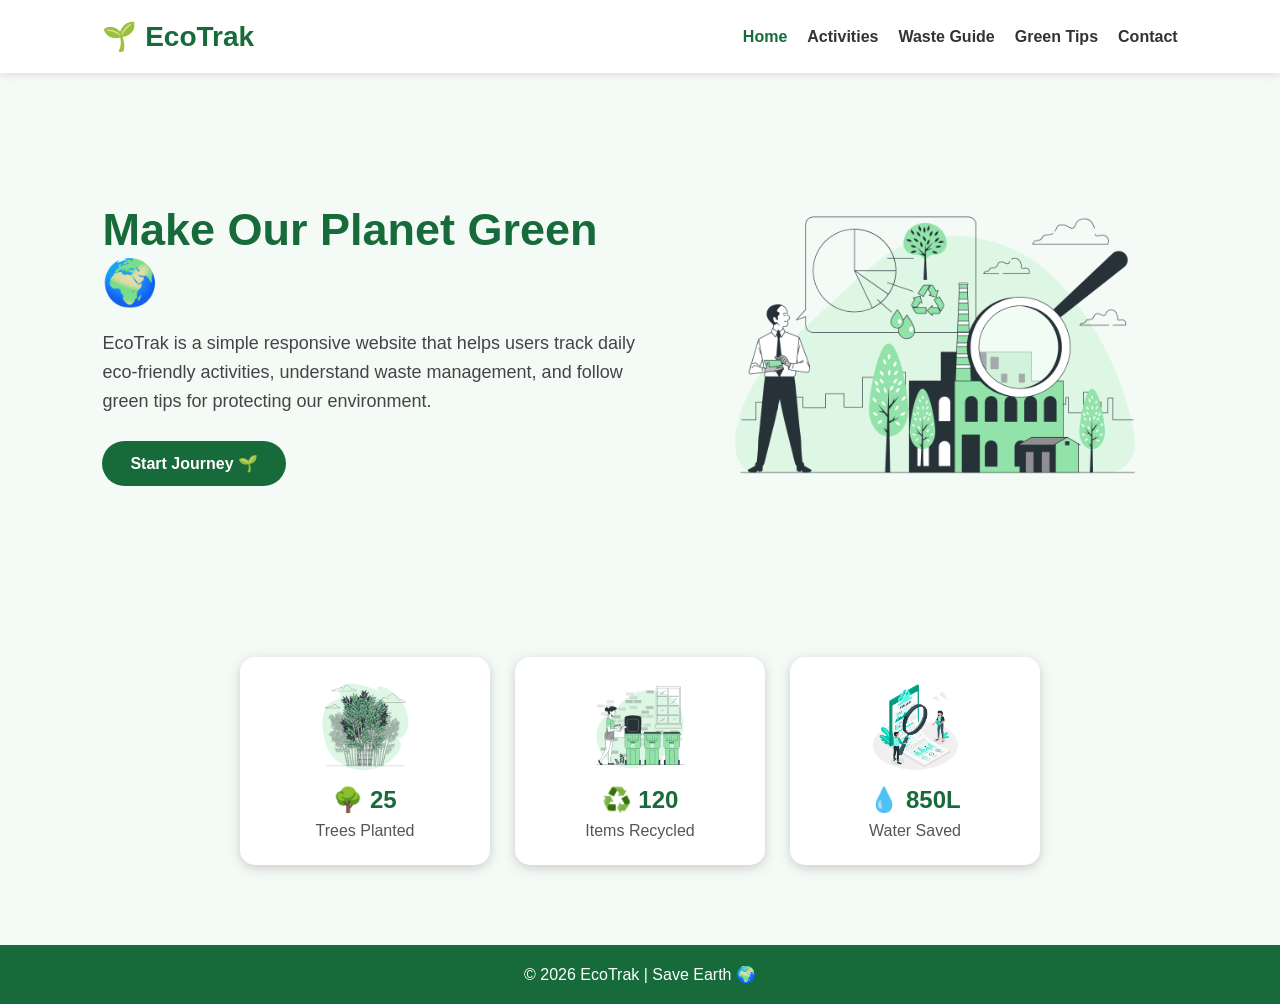
<file: index.html>
<!DOCTYPE html>
<html>
<head>
    <title>EcoTrak</title>

    <link rel="stylesheet" href="style.css">

    <style>

        .home {
            display: flex;
            justify-content: space-between;
            align-items: center;

            padding: 60px 8%;
            min-height: 480px;
        }

        .content {
            width: 50%;
        }

        .content h1 {
            color: #176b3a;
            font-size: 45px;
            margin-bottom: 20px;
        }

        .content p {
            font-size: 18px;
            line-height: 1.6;
            margin-bottom: 25px;
            color: #444;
        }

        .button {
            display: inline-block;

            background-color: #176b3a;
            color: white;

            text-decoration: none;

            padding: 13px 28px;

            border-radius: 25px;

            font-weight: bold;
        }

        .button:hover {
            background-color: #0d4525;
        }

        .home-image {
            width: 45%;
            text-align: center;
        }

        .home-image img {
            width: 100%;
            max-width: 420px;
        }

        .cards {
            display: flex;
            justify-content: center;

            gap: 25px;

            padding: 40px 8%;
        }

        .card {
            background-color: white;

            width: 250px;

            padding: 25px;

            text-align: center;

            border-radius: 15px;

            box-shadow: 0 3px 12px #ccc;

            transition: 0.3s;
        }

        .card:hover {
            transform: translateY(-8px);
        }

        .card img {
            width: 90px;
            height: 90px;
            object-fit: contain;

            margin-bottom: 10px;
        }

        .card h2 {
            color: #176b3a;
            margin-bottom: 8px;
        }

        .card p {
            color: #555;
        }

        .footer {
            background-color: #176b3a;
            color: white;

            text-align: center;

            padding: 20px;

            margin-top: 40px;
        }

        @media (max-width: 750px) {

            .header {
                padding: 18px 5%;
            }

            nav {
                gap: 10px;
            }

            nav a {
                font-size: 14px;
            }

            .home {
                padding: 50px 5%;
            }

            .content h1 {
                font-size: 35px;
            }

            .content p {
                font-size: 16px;
            }

            .home-image img {
                max-width: 300px;
            }

            .cards {
                gap: 15px;
                padding: 25px 5%;
            }

            .card {
                width: 30%;
                padding: 20px 10px;
            }
        }

        @media (max-width: 500px) {

            .header {
                flex-direction: column;
                gap: 15px;

                padding: 20px 10px;
            }

            .logo {
                font-size: 23px;
            }

            nav {
                flex-wrap: wrap;
                justify-content: center;
                gap: 10px;
            }

            nav a {
                font-size: 13px;
            }


            .home {
                flex-direction: column;

                text-align: center;

                padding: 40px 20px;

                gap: 25px;
            }

            .content {
                width: 100%;
            }

            .content h1 {
                font-size: 32px;
            }

            .content p {
                font-size: 16px;
            }

            .home-image {
                width: 100%;
            }

            .home-image img {
                width: 85%;
            }


            .cards {
                flex-direction: column;
                align-items: center;

                padding: 20px;
            }

            .card {
                width: 90%;
            }

            .footer {
                font-size: 14px;
            }
        }

    </style>
</head>

<body>

    <div class="header">

        <h1 class="logo">🌱 EcoTrak</h1>

        <nav>

            <a href="index.html" class="active">Home</a>

            <a href="./pages/activities.html">
                Activities
            </a>

            <a href="./pages/waste.html">
                Waste Guide
            </a>

            <a href="./pages/tips.html">
                Green Tips
            </a>

            <a href="./pages/contact.html">
                Contact
            </a>

        </nav>

    </div>

    <div class="home">

        <div class="content">

            <h1>
                Make Our Planet Green 🌍
            </h1>

            <p>
                EcoTrak is a simple responsive website that helps
                users track daily eco-friendly activities,
                understand waste management, and follow
                green tips for protecting our environment.
            </p>

            <a href="./pages/activities.html" class="button">
                Start Journey 🌱
            </a>

        </div>

        <div class="home-image">

            <img
            src="./image/Environmental audit-bro.png"
            alt="Environment Illustration">

        </div>

    </div>

    <div class="cards">

        <div class="card">

            <img
            src="./image/bamboo tree-bro.png"
            alt="Trees">

            <h2>🌳 25</h2>

            <p>
                Trees Planted
            </p>

        </div>

        <div class="card">

            <img
            src="./image/Recycling-bro.png"
            alt="Recycling">

            <h2>♻️ 120</h2>

            <p>
                Items Recycled
            </p>

        </div>

        <div class="card">

            <img
            src="./image/water-saving-concept-illustration.avif"
            alt="Water Saving">

            <h2>💧 850L</h2>

            <p>
                Water Saved
            </p>

        </div>

    </div>
    <div class="footer">

        <p>
            © 2026 EcoTrak | Save Earth 🌍
        </p>

    </div>


</body>
</html>
</file>
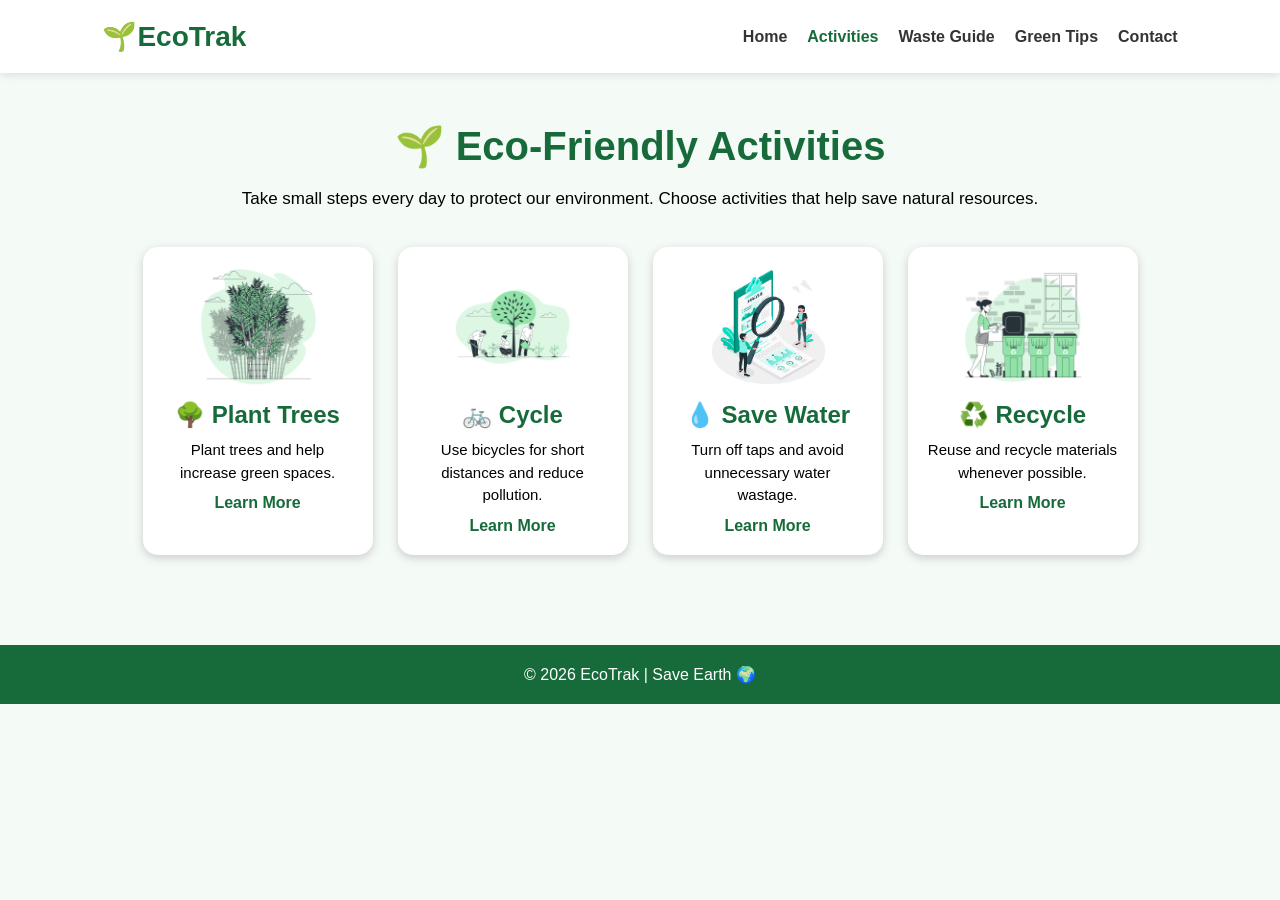
<file: pages/activities.html>
<!DOCTYPE html>
<html>

<head>

    <title>EcoTrak - Activities</title>
    <link rel="stylesheet" href="./../style.css">

    <style>

        .page {
            padding: 50px 8%;
            text-align: center;
        }

        .page h1 {
            color: #176b3a;
            font-size: 40px;
            margin-bottom: 15px;
        }

        .page > p {
            font-size: 17px;
            line-height: 1.6;
        }

        .activity-box {
            display: flex;
            justify-content: center;
            gap: 25px;
            flex-wrap: wrap;
            margin-top: 35px;
        }


        .activity {
            width: 230px;
            padding: 20px;

            background-color: white;

            border-radius: 15px;

            box-shadow: 0 3px 10px #ccc;

            transition: 0.3s;
        }


        .activity:hover {
            transform: translateY(-8px);
        }

        .activity img {
            width: 150px;
            height: 120px;

            object-fit: contain;

            margin-bottom: 10px;
        }


        .activity h2 {
            color: #176b3a;
            margin-bottom: 10px;
        }


        .activity p {
            font-size: 15px;
            line-height: 1.5;
        }


        .activity a {
            display: inline-block;

            margin-top: 10px;

            color: #176b3a;

            text-decoration: none;

            font-weight: bold;
        }


        .activity a:hover {
            text-decoration: underline;
        }

        @media (max-width: 600px) {

            .page {
                padding: 40px 20px;
            }

            .page h1 {
                font-size: 30px;
            }

            .activity {
                width: 90%;
            }

            .activity img {
                width: 140px;
                height: 110px;
            }

        }

    </style>

</head>


<body>


    <div class="header">

        <h1 class="logo">🌱EcoTrak</h1>

        <nav>

            <a href="../index.html">
                Home
            </a>

            <a href="activities.html" class="active">
                Activities
            </a>

            <a href="waste.html">
                Waste Guide
            </a>

            <a href="tips.html">
                Green Tips
            </a>

            <a href="contact.html">
                Contact
            </a>

        </nav>

    </div>



    <div class="page">

        <h1>🌱 Eco-Friendly Activities</h1>

        <p>
            Take small steps every day to protect our environment.
            Choose activities that help save natural resources.
        </p>



        <div class="activity-box">
            <div class="activity">

                <img
                src="./../image/bamboo tree-bro.png"
                alt="Plant Trees">

                <h2>🌳 Plant Trees</h2>

                <p>
                    Plant trees and help increase green spaces.
                </p>

                <a href="#">
                    Learn More
                </a>

            </div>

            <div class="activity">

                <img
                src="./../image/Reforestation-bro.png"
                alt="Cycling">

                <h2>🚲 Cycle</h2>

                <p>
                    Use bicycles for short distances and
                    reduce pollution.
                </p>

                <a href="#">
                    Learn More
                </a>

            </div>

            <div class="activity">

                <img
                src="./../image/water-saving-concept-illustration.avif"
                alt="Save Water">

                <h2>💧 Save Water</h2>

                <p>
                    Turn off taps and avoid unnecessary
                    water wastage.
                </p>

                <a href="#">
                    Learn More
                </a>

            </div>

            <div class="activity">

                <img
                src="./../image/Recycling-bro.png"
                alt="Recycling">

                <h2>♻️ Recycle</h2>

                <p>
                    Reuse and recycle materials whenever
                    possible.
                </p>

                <a href="#">
                    Learn More
                </a>

            </div>


        </div>

    </div>

    <div class="footer">

        <p>
            © 2026 EcoTrak | Save Earth 🌍
        </p>

    </div>


</body>

</html>
</file>
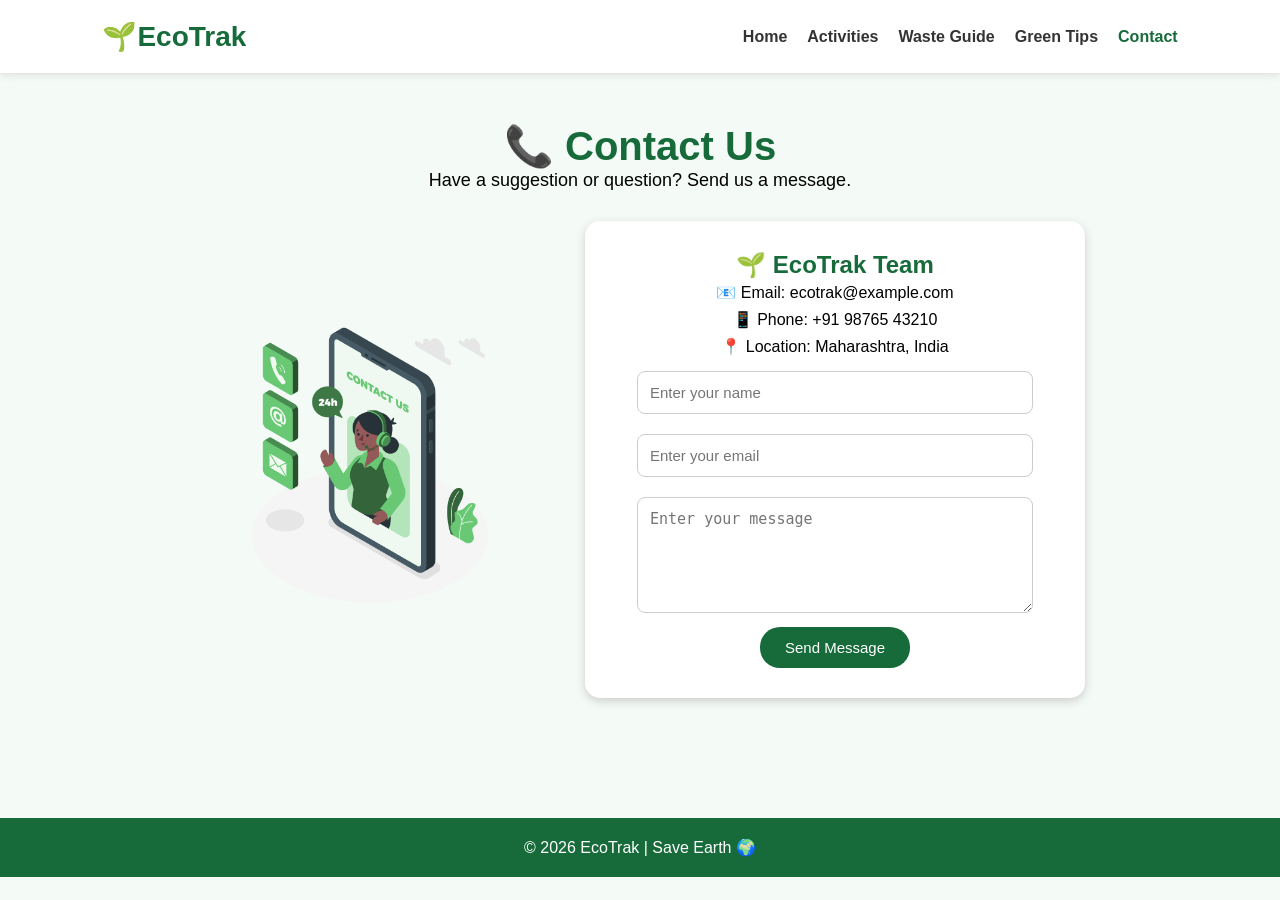
<file: pages/contact.html>
<!DOCTYPE html>
<html>
<head>
    <title>EcoTrak - Contact</title>
    <link rel="stylesheet" href="./../style.css">


    <style>

        .page {
            padding: 50px 8%;
            text-align: center;
        }

        .page h1 {
            color: #176b3a;
            font-size: 40px;
        }

        .page > p {
            font-size: 18px;
        }

        .contact-container {
            display: flex;
            justify-content: center;
            align-items: center;
            gap: 40px;
            max-width: 1000px;
            margin: 30px auto;
        }

        .contact-image {
            width: 350px;
            height: 300px;
            object-fit: contain;
        }

        .contact-box {
            width: 500px;
            background-color: white;
            padding: 30px;
            border-radius: 15px;
            box-shadow: 0 3px 10px #ccc;
        }

        .contact-box h2 {
            color: #176b3a;
        }

        .contact-box p {
            line-height: 1.7;
        }
        .contact-box input,
        .contact-box textarea {
            width: 90%;
            padding: 12px;
            margin: 10px;
            border: 1px solid #ccc;
            border-radius: 8px;
            font-size: 15px;
        }

        .contact-box button {
            background-color: #176b3a;
            color: white;
            border: none;
            padding: 12px 25px;
            border-radius: 20px;
            cursor: pointer;
            font-size: 15px;
        }

        .contact-box button:hover {
            background-color: #0d4525;
        }

        @media (max-width: 700px) {

            .header {
                flex-direction: column;
            }

            nav {
                margin-top: 15px;
            }

            nav a {
                margin: 5px;
                display: inline-block;
            }

            .page h1 {
                font-size: 32px;
            }

            .contact-container {
                flex-direction: column;
            }

            .contact-image {
                width: 280px;
                height: 230px;
            }

            .contact-box {
                width: 85%;
            }
        }

    </style>
</head>

<body>
    <div class="header">

        <h1 class="logo">🌱EcoTrak</h1>

        <nav>
            <a href="../index.html">Home</a>
            <a href="activities.html">Activities</a>
            <a href="waste.html">Waste Guide</a>
            <a href="tips.html">Green Tips</a>
            <a href="contact.html" class="active">Contact</a>
        </nav>

    </div>
    <div class="page">

        <h1>📞 Contact Us</h1>

        <p>
            Have a suggestion or question? Send us a message.
        </p>


        <div class="contact-container">

            <!-- Contact Image -->
            <img
                class="contact-image"
                src="./../image/Contact us-amico.png"
                alt="Contact EcoTrak"
            >

            <div class="contact-box">

                <h2>🌱 EcoTrak Team</h2>

                <p>📧 Email: ecotrak@example.com</p>

                <p>📱 Phone: +91 98765 43210</p>

                <p>📍 Location: Maharashtra, India</p>


                <form>

                    <input
                        type="text"
                        placeholder="Enter your name"
                    >

                    <input
                        type="email"
                        placeholder="Enter your email"
                    >

                    <textarea
                        rows="5"
                        placeholder="Enter your message"
                    ></textarea>

                    <br>

                    <button type="submit">
                        Send Message
                    </button>

                </form>

            </div>

        </div>

    </div>
    <div class="footer">

        <p>© 2026 EcoTrak | Save Earth 🌍</p>

    </div>

</body>
</html>
</file>
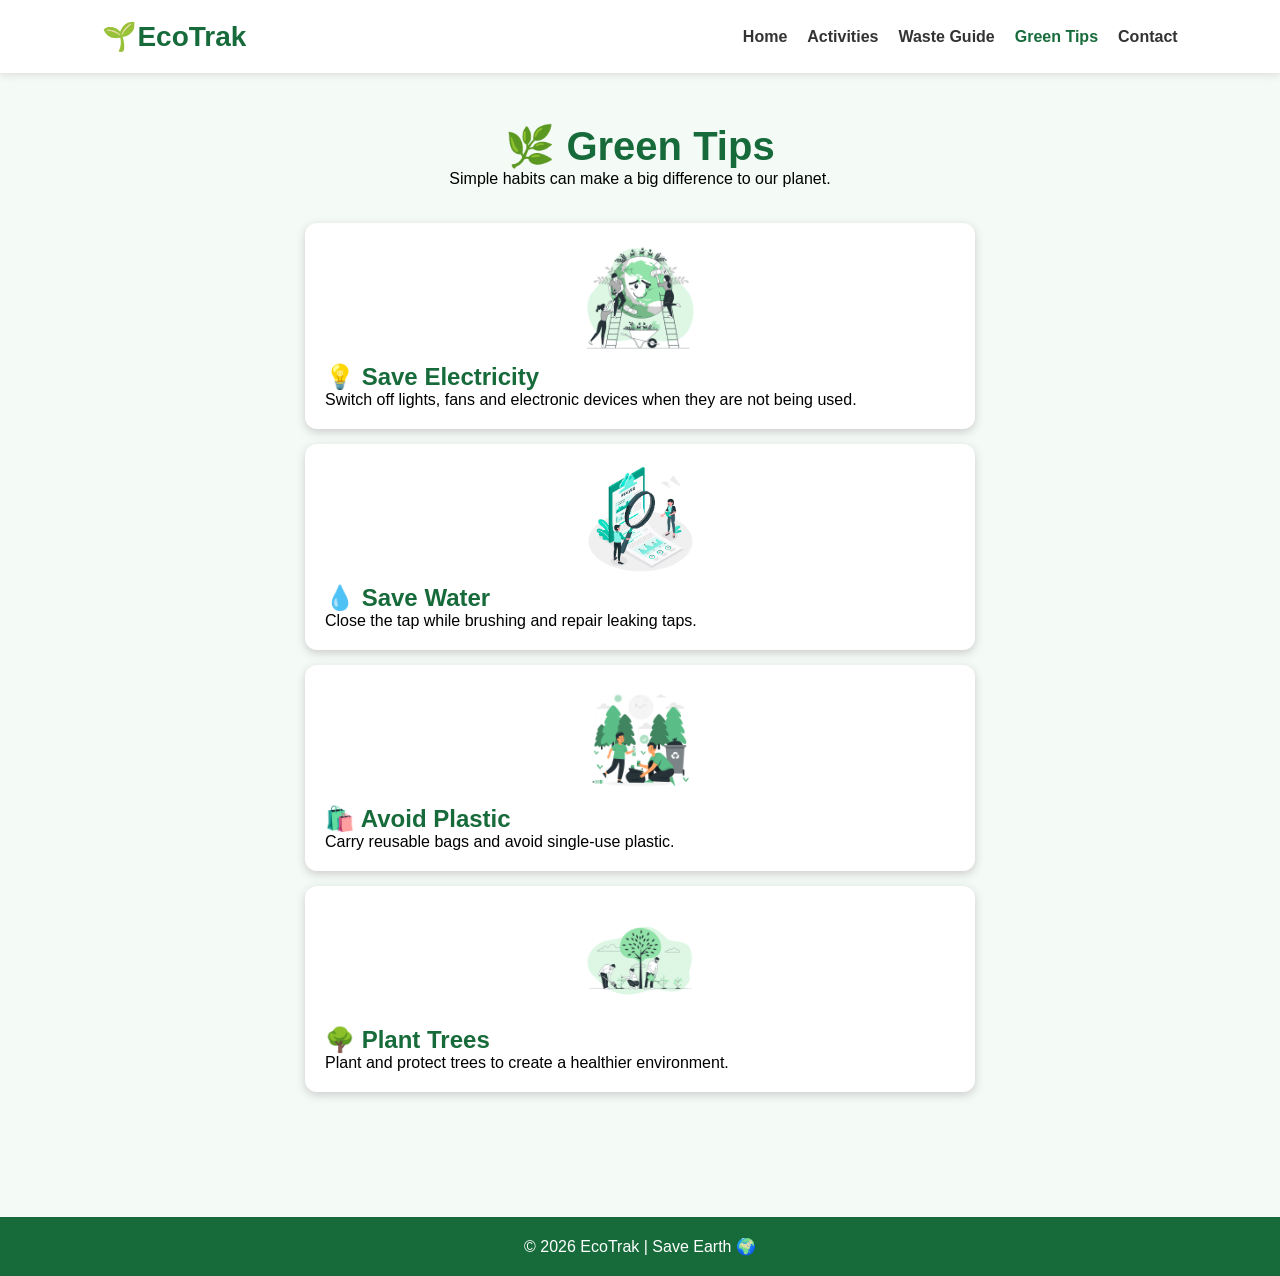
<file: pages/tips.html>
<!DOCTYPE html>
<html>
<head>
    <title>EcoTrak - Green Tips</title>
    <link rel="stylesheet" href="../style.css">

    <style>
        .page {
            padding: 50px 8%;
            text-align: center;
        }

        .page h1 {
            color: #176b3a;
            font-size: 40px;
        }

        .tips {
            max-width: 700px;
            margin: 35px auto;
        }

        .tip {
            background-color: white;
            padding: 20px;
            margin: 15px;
            border-radius: 12px;
            box-shadow: 0 3px 10px #ccc;
            text-align: left;
        }

        .tip h2 {
            color: #176b3a;
        }

        /* Tip Images */
        .tip img {
            width: 140px;
            height: 110px;
            object-fit: contain;
            display: block;
            margin: 0 auto 10px auto;
        }

        .footer {
            background-color: #176b3a;
            color: white;
            text-align: center;
            padding: 20px;
            margin-top: 40px;
        }
    </style>
</head>

<body>

    <div class="header">

        <h1 class="logo">🌱EcoTrak</h1>

        <nav>
            <a href="../index.html">Home</a>
            <a href="activities.html">Activities</a>
            <a href="waste.html">Waste Guide</a>
            <a href="tips.html" class="active">Green Tips</a>
            <a href="contact.html">Contact</a>
        </nav>

    </div>

    <div class="page">

        <h1>🌿 Green Tips</h1>

        <p>
            Simple habits can make a big difference to our planet.
        </p>

        <div class="tips">

            <!-- Save Electricity -->
            <div class="tip">

                <img
                    src="./../image/Save the Earth-bro.png"
                    alt="Save Electricity"
                >

                <h2>💡 Save Electricity</h2>

                <p>
                    Switch off lights, fans and electronic devices
                    when they are not being used.
                </p>

            </div>

            <div class="tip">

                <img
                    src="./../image/water-saving-concept-illustration.avif"
                    alt="Save Water"
                >

                <h2>💧 Save Water</h2>

                <p>
                    Close the tap while brushing and repair leaking taps.
                </p>

            </div>
            <div class="tip">

                <img
                    src="./../image/protecting the environment-rafiki.png"
                    alt="Avoid Plastic"
                >

                <h2>🛍️ Avoid Plastic</h2>

                <p>
                    Carry reusable bags and avoid single-use plastic.
                </p>

            </div>

            <div class="tip">

                <img
                    src="./../image/Reforestation-bro.png"
                    alt="Plant Trees"
                >

                <h2>🌳 Plant Trees</h2>

                <p>
                    Plant and protect trees to create a healthier environment.
                </p>

            </div>

        </div>

    </div>

    <div class="footer">
        <p>© 2026 EcoTrak | Save Earth 🌍</p>
    </div>

</body>
</html>
</file>
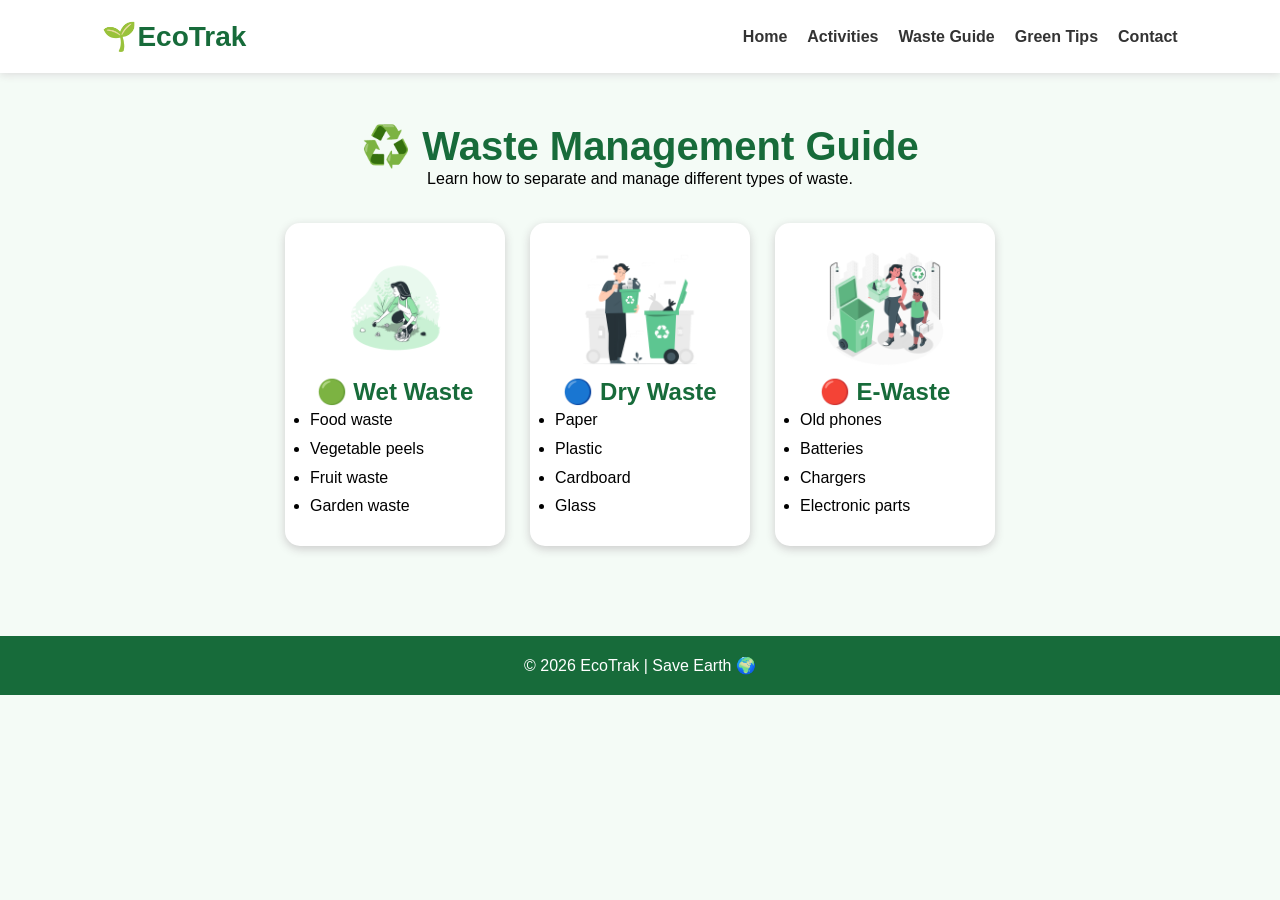
<file: pages/waste.html>
<!DOCTYPE html>
<html>
<head>
    <title>EcoTrak - Waste Guide</title>
    <link rel="stylesheet" href="../style.css">

    <style>
        .page {
            padding: 50px 8%;
            text-align: center;
        }

        .page h1 {
            color: #176b3a;
            font-size: 40px;
        }

        .waste-list {
            display: flex;
            justify-content: center;
            gap: 25px;
            flex-wrap: wrap;
            margin-top: 35px;
        }

        .waste-card {
            width: 220px;
            padding: 25px;
            background-color: white;
            border-radius: 15px;
            box-shadow: 0 3px 10px #ccc;
        }

        .waste-card h2 {
            color: #176b3a;
        }

        .waste-card ul {
            text-align: left;
            line-height: 1.8;
        }

        /* Waste Images */
        .waste-card img {
            width: 150px;
            height: 120px;
            object-fit: contain;
            display: block;
            margin: 0 auto 10px auto;
        }

        .footer {
            background-color: #176b3a;
            color: white;
            text-align: center;
            padding: 20px;
            margin-top: 40px;
        }
    </style>
</head>

<body>

    <div class="header">

        <h1 class="logo">🌱EcoTrak</h1>

        <nav>
            <a href="../index.html">Home</a>
            <a href="activities.html">Activities</a>
            <a href="waste.html">Waste Guide</a>
            <a href="tips.html">Green Tips</a>
            <a href="contact.html">Contact</a>
        </nav>

    </div>

    <div class="page">

        <h1>♻️ Waste Management Guide</h1>

        <p>
            Learn how to separate and manage different types of waste.
        </p>

        <div class="waste-list">

            <div class="waste-card">

                <img
                    src="./../image/Easter egg hunt-bro.png"
                    alt="Wet Waste"
                >

                <h2>🟢 Wet Waste</h2>

                <ul>
                    <li>Food waste</li>
                    <li>Vegetable peels</li>
                    <li>Fruit waste</li>
                    <li>Garden waste</li>
                </ul>

            </div>
            <div class="waste-card">

                <img
                    src="./../image/Recycling-pana.png"
                    alt="Dry Waste"
                >

                <h2>🔵 Dry Waste</h2>

                <ul>
                    <li>Paper</li>
                    <li>Plastic</li>
                    <li>Cardboard</li>
                    <li>Glass</li>
                </ul>

            </div>

            <div class="waste-card">

                <img
                    src="./../image/Recycling-amico (1).png"
                    alt="E-Waste"
                >

                <h2>🔴 E-Waste</h2>

                <ul>
                    <li>Old phones</li>
                    <li>Batteries</li>
                    <li>Chargers</li>
                    <li>Electronic parts</li>
                </ul>

            </div>

        </div>

    </div>

    <div class="footer">
        <p>© 2026 EcoTrak | Save Earth 🌍</p>
    </div>

</body>
</html>
</file>
<file: style.css>
* {
            margin: 0;
            padding: 0;
            box-sizing: border-box;
        }

        body {
            font-family: Arial, sans-serif;
            background-color: #f4fbf6;
        }

        .header {
            display: flex;
            justify-content: space-between;
            align-items: center;

            padding: 20px 8%;

            background-color: white;

            box-shadow: 0 2px 8px #ddd;
        }

        .logo {
            color: #176b3a;
            font-size: 28px;
        }

        nav {
            display: flex;
            gap: 20px;
        }

        nav a {
            text-decoration: none;
            color: #333;
            font-size: 16px;
            font-weight: bold;
        }

        nav a:hover,
        nav .active {
            color: #176b3a;
        }



        .footer {
            background-color: #176b3a;
            color: white;

            text-align: center;

            padding: 20px;

            margin-top: 40px;
        }
</file>
